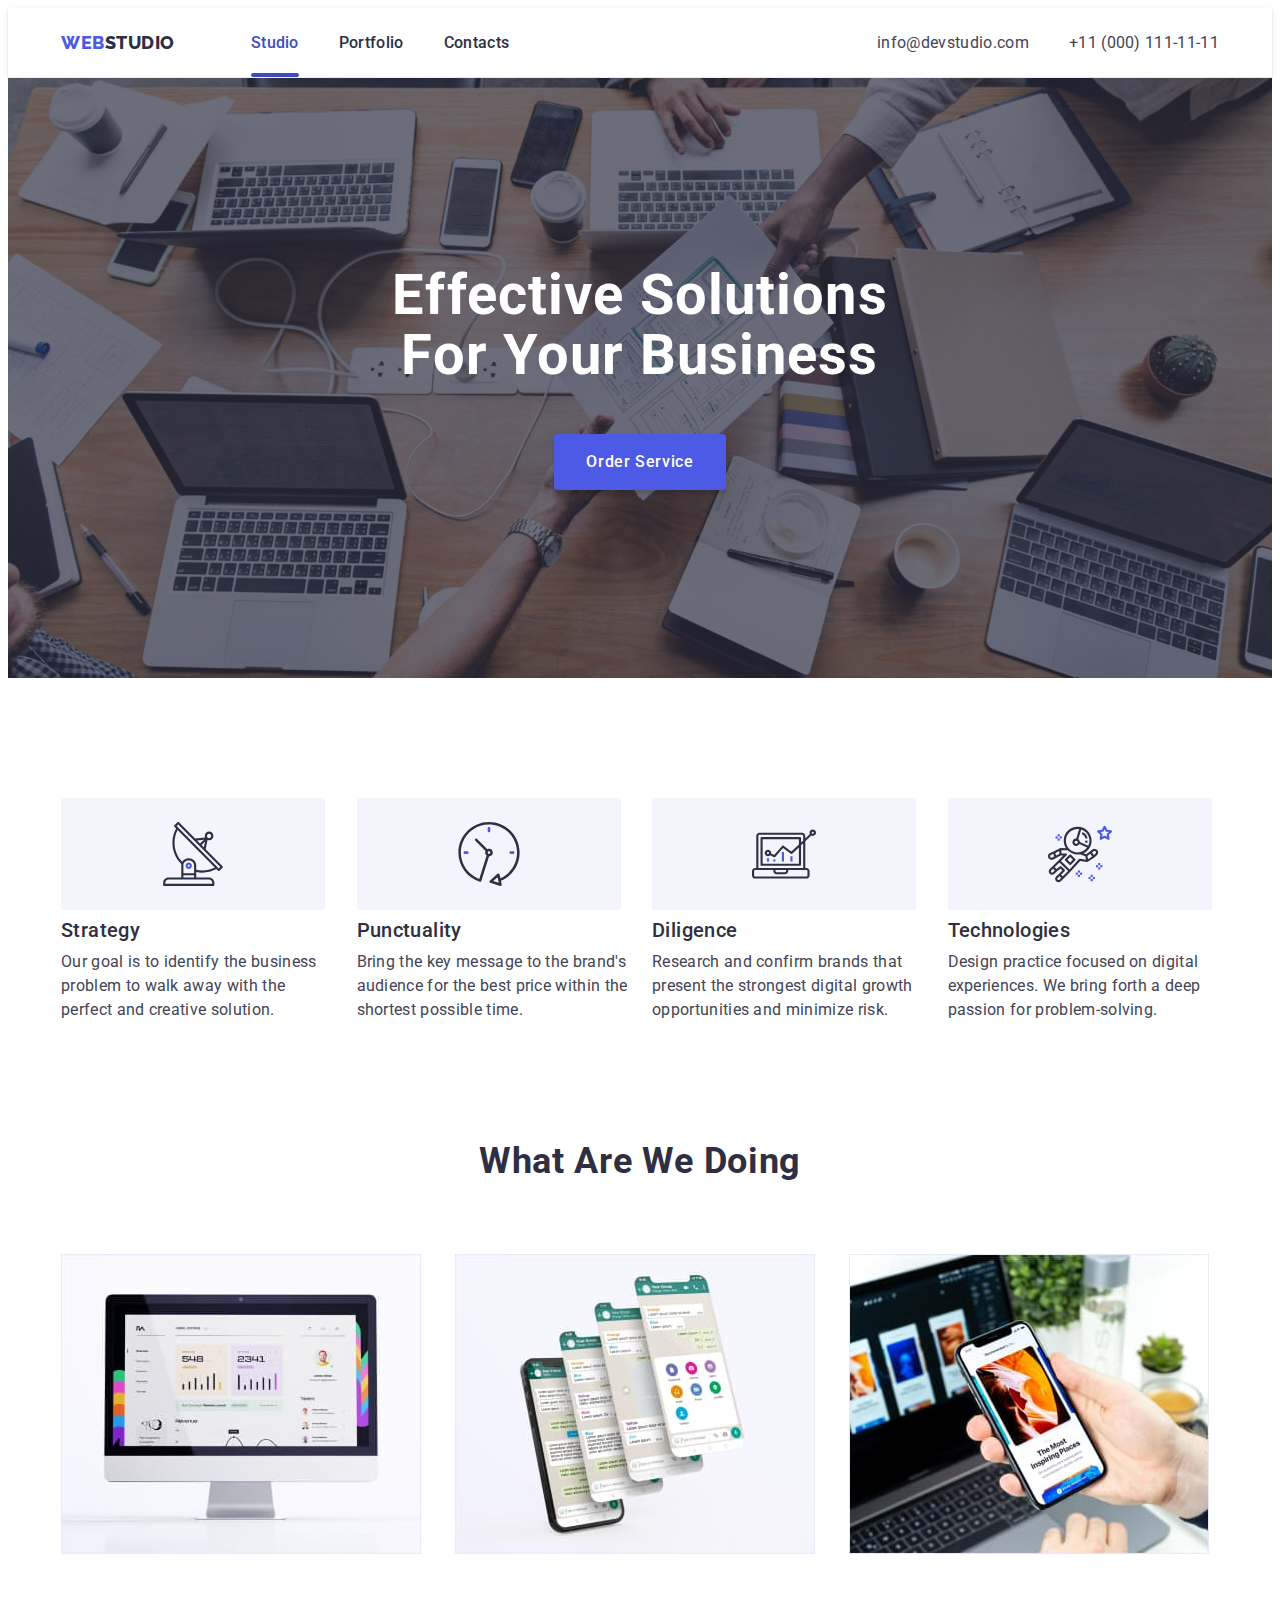
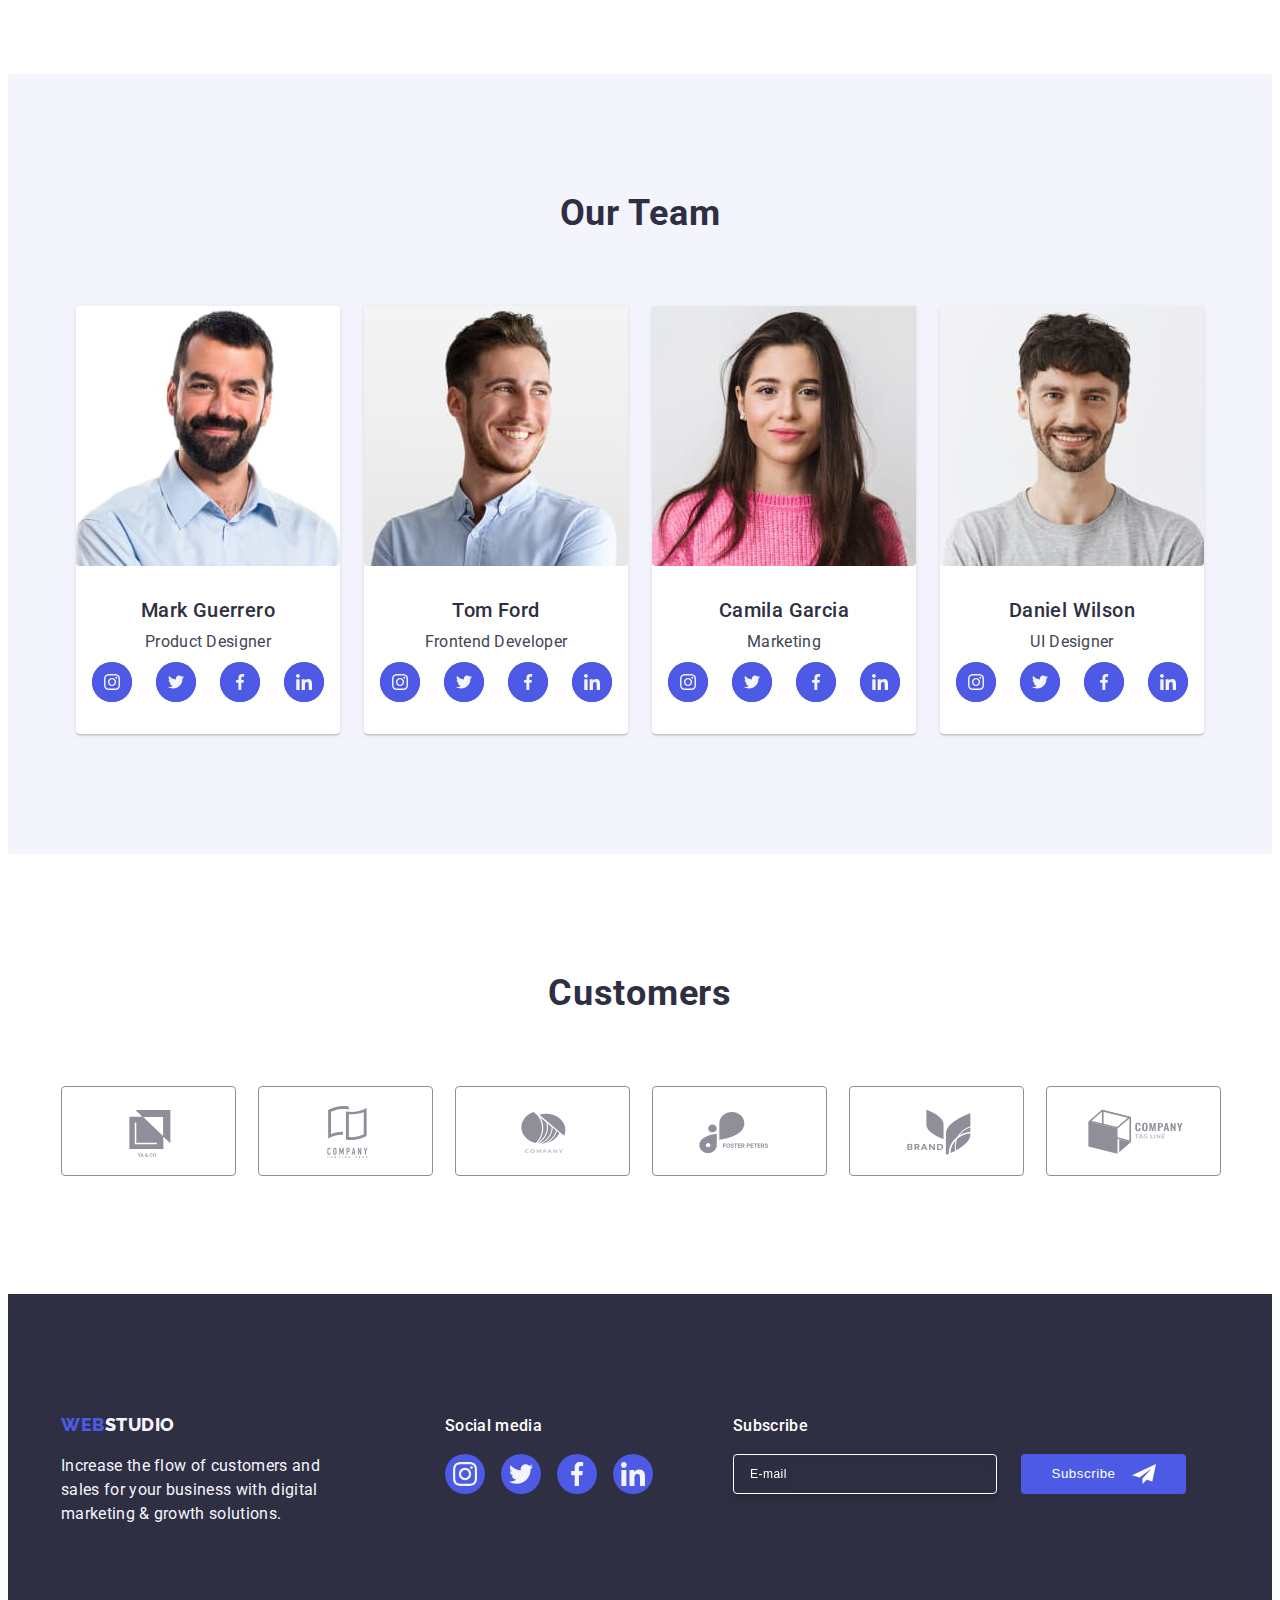
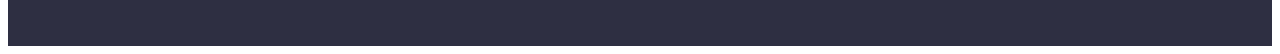
<file: index.html>
<!DOCTYPE <html>
<html lang="en">
<head>
    <meta charset="utf-8">
    <meta name="viewport" content="width=device-width, initial-scale=1.0">
    <title>WebStudio</title>
    <link rel="stylesheet" href="https://cdnjs.cloudflare.com/ajax/libs/modern-normalize/2.0.0/modern-normalize.min.css" integrity="sha512-4xo8blKMVCiXpTaLzQSLSw3KFOVPWhm/TRtuPVc4WG6kUgjH6J03IBuG7JZPkcWMxJ5huwaBpOpnwYElP/m6wg==" crossorigin="anonymous" referrerpolicy="no-referrer">
    <link rel="stylesheet" href="https://fonts.googleapis.com/css2?family=Roboto:wght@400;500;700;900&display=swap">
    <link rel="stylesheet" href="https://fonts.googleapis.com/css2?family=Raleway:wght@800&display=swap">
    <link rel="stylesheet" href="./css/styles.css">
    <link rel="stylesheet" href="./css/media.css">
</head>

        <body>
            <header class="header">
                <div class="container header-container">
                <nav class="header-navigation">
                    <a class="header-logo link" href="./index.html">Web<span class="header-logo-color link">Studio</span>  
                    </a>
        
                    <ul class="header-menu-list list">
                        <li class="header-menu-item">
                            <a class="header-menu-link current link" href="./index.html">Studio</a></li>
                        <li class="header-menu-item">
                            <a class="header-menu-link link" href="./portfolio.html">Portfolio</a></li>
                        <li class="header-menu-item">
                            <a class="header-menu-link link" href="">Contacts</a></li>
                    </ul>
                </nav>

    <address class="header-address-contact">
        <ul class="header-address-list list">
            <li class="header-address-item"><a class="header-address-link link" href="mailto:info@devstudio.com">info@devstudio.com</a></li>
            <li class="header-address-item"><a class="header-address-link link" href="tel:+110001111111">+11 (000) 111-11-11</a></li>
        </ul>
    </address>

    <button type="button"  
    class="menu-toggle js-open-menu"
    aria-expanded="false"
    aria-controls="mobile-menu">
        <svg class="burger-menu-icon" width="32" height="22">
            <use href="./images/icons.svg#icon-charm_menu-hamburger-1"></use>
        </svg>
    </button>
    </div>
    <div class="menu-container js-menu-container" id="mobile-menu">
        <div>
            <button type="button" class="js-close-menu modal-close-btn close-btn-bg">
                <svg class="close-btn-icon" width="8" height="8">
                    <use href="./images/icons.svg#icon-close-btn"></use>
                </svg>
            </button>
        <nav class="mob-navigation">
            <ul class="mob-menu-list list">
                <li class="mob-menu-item">
                    <a class="mob-menu-link link current-1" href="./index.html">Studio</a></li>
                <li class="mob-menu-item">
                    <a class="mob-menu-link link" href="./portfolio.html">Portfolio</a></li>
                <li class="mob-menu-item">
                    <a class="mob-menu-link link" href="">Contacts</a></li>
            </ul>
        </nav>
    </div>

        <div class="mob-address">
        <address class="mob-address-contact">
            <ul class="mob-address-list list">
                <li class="mob-address-item number-item"><a class="mob-address-link link number" href="tel:+110001111111">+11 (000) 111-11-11</a></li>
                <li class="mob-address-item"><a class="mob-address-link link email" href="mailto:info@devstudio.com">info@devstudio.com</a></li>
            </ul>
        </address>
        <ul class="mob-socials-list list">
            <li class="mob-socials-item">
                <a
                    class="mob-socials-link link"
                    href=""
                    target="_blank"
                    rel="noopener noreferrer"
                >
                    <svg class="mob-socials-icon" width="24" height="24">
                        <use href="./images/icons.svg#icon-instagram"></use>
                    </svg>
                </a>  
            </li>
            <li class="mob-socials-item">
                <a
                    class="mob-socials-link link"
                    href=""
                    target="_blank"
                    rel="noopener noreferrer"
                >
                    <svg class="mob-socials-icon" width="24" height="24">
                        <use href="./images/icons.svg#icon-twitter"></use>
                    </svg>
                </a>  
            </li>
            <li class="mob-socials-item">
                <a
                    class="mob-socials-link link"
                    href=""
                    target="_blank"
                    rel="noopener noreferrer"
                >
                    <svg class="mob-socials-icon" width="24" height="24">
                        <use href="./images/icons.svg#icon-facebook"></use>
                    </svg>
                </a>  
            </li>
            <li class="mob-socials-item">
                <a
                    class="mob-socials-link link"
                    href=""
                    target="_blank"
                    rel="noopener noreferrer"
                >
                    <svg class="mob-socials-icon" width="24" height="24">
                        <use href="./images/icons.svg#icon-linkedin"></use>
                    </svg>
                </a>  
            </li>
        </ul>
    </div>
    </div>
    </header>

        <main>
            <section class="hero">
                <div class="container">
                <h1 class="hero-title">Effective Solutions
                    For Your Business</h1>
                <button class="hero-btn" data-modal-open type="button" >Order Service</button>
            </div>
            </section>

            <section class="advantages">
                <div class="container">
                <h2 class="visually-hidden">Advantages</h2>
                <ul class="advantages-list list">
                    <li class="advantages-item">
                        <div class="advantages-item-top">
                            <svg class="advantages-item-icon" width="64" height="64">
                                <use href="./images/icons.svg#icon-antenna"></use>
                            </svg>
                        </div>
                        <h3 class="advantages-subtitle">Strategy</h3>
                        <p class="advantages-text">Our goal is to identify the business
                        problem to walk away with the perfect and creative solution.</p>
                    </li>
                    <li class="advantages-item">
                        <div class="advantages-item-top">
                            <svg class="advantages-item-icon" width="64" height="64">
                                <use href="./images/icons.svg#icon-clock"></use>
                            </svg>
                        </div>
                        <h3 class="advantages-subtitle">Punctuality</h3>
                        <p class="advantages-text">Bring the key message to the brand's audience for the best price within the shortest possible time.</p>
                    </li>
                    <li class="advantages-item">
                        <div class="advantages-item-top">
                            <svg class="advantages-item-icon" width="64" height="64">
                                <use href="./images/icons.svg#icon-diagram"></use>
                            </svg>
                        </div>
                        <h3 class="advantages-subtitle">Diligence</h3>
                        <p class="advantages-text">Research and confirm brands that present the strongest digital growth opportunities and minimize risk.</p>
                    </li>
                    <li class="advantages-item">
                        <div class="advantages-item-top">
                            <svg class="advantages-item-icon" width="64" height="64">
                                <use href="./images/icons.svg#icon-astronaut"></use>
                            </svg>
                        </div>
                        <h3 class="advantages-subtitle">Technologies</h3>
                        <p class="advantages-text">Design practice focused on digital experiences. We bring forth a deep passion for problem-solving.</p>
                    </li>
                </ul>
            </div>
            </section>

            <section class="description">
                <div class="container">
                <h2 class="description-subtitle">What are we doing</h2>
                <ul class="description-list list">
                    <li class="description-item"><img class="description-img" src="./images/img-1-device.jpg" width="360" height="300" alt="picture-of-computer"></li>
                    <li class="description-item"><img class="description-img" src="./images/img-2-device.jpg" width="360" height="300"  alt="picture-of-screen-messenger"></li>
                    <li class="description-item"><img class="description-img" src="./images/img-3-device.jpg" width="360" height="300"  alt="picture-of-phone"></li>
                </ul>
            </div>
            </section>

            <section class="team">
                <div class="container">
                    <h2 class="team-title">Our Team</h2>
                    <ul class="team-list list">
                        <li class="team-item">
                            <img 
                            srcset="
                            ./images/img-team-1.jpg  1x,
                            ./images/img-team-1-2x.jpg  2x"
                            class="team-img" src="./images/img-team-1.jpg" width="264" height="260" alt="picture-of-Product-Designer">
                            <div class="team-worker">  
                                <h3 class="team-subtitle">Mark Guerrero</h3>
                                <p class="team-text">Product Designer</p>
                                <ul class="team-socials-list list">
                                    <li class="team-socials-item">
                                        <a
                                            class="team-socials-link link"
                                            href=""
                                            target="_blank"
                                            rel="noopener noreferrer"
                                        >
                                            <svg class="team-socials-icon" width="16" height="16">
                                                <use href="./images/icons.svg#icon-instagram"></use>
                                            </svg>
                                        </a>  
                                    </li>
                                    <li class="team-socials-item">
                                        <a
                                            class="team-socials-link link"
                                            href=""
                                            target="_blank"
                                            rel="noopener noreferrer"
                                        >
                                            <svg class="team-socials-icon" width="16" height="16">
                                                <use href="./images/icons.svg#icon-twitter"></use>
                                            </svg>
                                        </a>  
                                    </li>
                                    <li class="team-socials-item">
                                        <a
                                            class="team-socials-link link"
                                            href=""
                                            target="_blank"
                                            rel="noopener noreferrer"
                                        >
                                            <svg class="team-socials-icon" width="16" height="16">
                                                <use href="./images/icons.svg#icon-facebook"></use>
                                            </svg>
                                        </a>  
                                    </li>
                                    <li class="team-socials-item">
                                        <a
                                            class="team-socials-link link"
                                            href=""
                                            target="_blank"
                                            rel="noopener noreferrer"
                                        >
                                            <svg class="team-socials-icon" width="16" height="16">
                                                <use href="./images/icons.svg#icon-linkedin"></use>
                                            </svg>
                                        </a>  
                                    </li>
                                </ul>
                            </div>
                        </li>
                    <li class="team-item">
                        <img 
                        srcset="
                            ./images/img-team-2.jpg  1x,
                            ./images/img-team-2-2x.jpg  2x"
                        class="team-img" src="./images/img-team-2.jpg" width="264" height="260" alt="picture-of-Frontend-Developer">
                        <div class="team-worker">     
                        <h3 class="team-subtitle">Tom Ford</h3>
                            <p class="team-text">Frontend Developer</p>
                                <ul class="team-socials-list list">
                                    <li class="team-socials-item">
                                        <a
                                        class="team-socials-link link"
                                        href=""
                                        target="_blank"
                                        rel="noopener noreferrer"
                                        >
                                        <svg class="team-socials-icon" width="16" height="16">
                                            <use href="./images/icons.svg#icon-instagram"></use>
                                        </svg>
                                    </a>  
                                    </li>
                                    <li class="team-socials-item">
                                        <a
                                        class="team-socials-link link"
                                        href=""
                                        target="_blank"
                                        rel="noopener noreferrer"
                                        >
                                        <svg class="team-socials-icon" width="16" height="16">
                                            <use href="./images/icons.svg#icon-twitter"></use>
                                        </svg>
                                    </a>  
                                    </li>
                                    <li class="team-socials-item">
                                        <a
                                        class="team-socials-link link"
                                        href=""
                                        target="_blank"
                                        rel="noopener noreferrer"
                                        >
                                        <svg class="team-socials-icon" width="16" height="16">
                                            <use href="./images/icons.svg#icon-facebook"></use>
                                        </svg>
                                    </a>  
                                    </li>
                                    <li class="team-socials-item">
                                        <a
                                        class="team-socials-link link"
                                        href=""
                                        target="_blank"
                                        rel="noopener noreferrer"
                                        >
                                        <svg class="team-socials-icon" width="16" height="16">
                                            <use href="./images/icons.svg#icon-linkedin"></use>
                                        </svg>
                                    </a>  
                                </li>
                            </ul>
                        </div>
                    </li>
                    <li class="team-item">
                        <img 
                        srcset="
                            ./images/img-team-3.jpg  1x,
                            ./images/img-team-3-2x.jpg  2x"
                        class="team-img" src="./images/img-team-3.jpg" width="264" height="260" alt="picture-of-Marketing">
                        <div class="team-worker">    
                        <h3 class="team-subtitle">Camila Garcia</h3>
                            <p class="team-text">Marketing</p>
                            <ul class="team-socials-list list">
                                <li class="team-socials-item">
                                    <a
                                    class="team-socials-link link"
                                    href=""
                                    target="_blank"
                                    rel="noopener noreferrer"
                                    >
                                    <svg class="team-socials-icon" width="16" height="16">
                                        <use href="./images/icons.svg#icon-instagram"></use>
                                    </svg>
                                </a>  
                                </li>
                                <li class="team-socials-item">
                                    <a
                                    class="team-socials-link link"
                                    href=""
                                    target="_blank"
                                    rel="noopener noreferrer"
                                    >
                                    <svg class="team-socials-icon" width="16" height="16">
                                        <use href="./images/icons.svg#icon-twitter"></use>
                                    </svg>
                                </a>  
                                </li>
                                <li class="team-socials-item">
                                    <a
                                    class="team-socials-link link"
                                    href=""
                                    target="_blank"
                                    rel="noopener noreferrer"
                                    >
                                    <svg class="team-socials-icon" width="16" height="16">
                                        <use href="./images/icons.svg#icon-facebook"></use>
                                    </svg>
                                </a>  
                                </li>
                                <li class="team-socials-item">
                                    <a
                                    class="team-socials-link link"
                                    href=""
                                    target="_blank"
                                    rel="noopener noreferrer"
                                    >
                                    <svg class="team-socials-icon" width="16" height="16">
                                        <use href="./images/icons.svg#icon-linkedin"></use>
                                    </svg>
                                </a>  
                            </li>
                        </ul>
                    </div>
                </li>
                    <li class="team-item">
                        <img 
                        srcset="
                            ./images/img-team-4.jpg  1x,
                            ./images/img-team-4-2x.jpg  2x"
                        class="team-img" src="./images/img-team-4.jpg" width="264" height="260" alt="picture-of-UI-Designer">
                        <div class="team-worker">     
                        <h3 class="team-subtitle">Daniel Wilson</h3>
                            <p class="team-text">UI Designer</p>
                            <ul class="team-socials-list list">
                                <li class="team-socials-item">
                                    <a
                                    class="team-socials-link link"
                                    href=""
                                    target="_blank"
                                    rel="noopener noreferrer"
                                    >
                                    <svg class="team-socials-icon" width="16" height="16">
                                        <use href="./images/icons.svg#icon-instagram"></use>
                                    </svg>
                                </a>  
                                </li>
                                <li class="team-socials-item">
                                    <a
                                    class="team-socials-link link"
                                    href=""
                                    target="_blank"
                                    rel="noopener noreferrer"
                                    >
                                    <svg class="team-socials-icon" width="16" height="16">
                                        <use href="./images/icons.svg#icon-twitter"></use>
                                    </svg>
                                </a>  
                                </li>
                                <li class="team-socials-item">
                                    <a
                                    class="team-socials-link link"
                                    href=""
                                    target="_blank"
                                    rel="noopener noreferrer"
                                    >
                                    <svg class="team-socials-icon" width="16" height="16">
                                        <use href="./images/icons.svg#icon-facebook"></use>
                                    </svg>
                                </a>  
                                </li>
                                <li class="team-socials-item">
                                    <a
                                    class="team-socials-link link"
                                    href=""
                                    target="_blank"
                                    rel="noopener noreferrer"
                                    >
                                    <svg class="team-socials-icon" width="16" height="16">
                                        <use href="./images/icons.svg#icon-linkedin"></use>
                                    </svg>
                                </a>  
                            </li>
                        </ul>
                    </div>
                </li>
                </ul>
            </div>
            </section>

            <section class="customers">
                <div class="container customers-container">
                    <h2 class="customers-title">Customers</h2>
                    <ul class="customers-list list">
                        <li class="customers-item">
                            <a class="customers-link" href="" target="_blank">
                                <svg class="customers-item-icon" width="104" height="56">
                                    <use href="./images/icons.svg#icon-logo-1"></use>
                                </svg> 
                            </a>
                        </li>
                        <li class="customers-item">
                            <a class="customers-link" href="" target="_blank">
                                <svg class="customers-item-icon" width="104" height="56">
                                    <use href="./images/icons.svg#icon-logo-2"></use>
                                </svg> 
                            </a>
                        </li>
                        <li class="customers-item">
                            <a class="customers-link" href="" target="_blank">
                                <svg class="customers-item-icon" width="104" height="56">
                                    <use href="./images/icons.svg#icon-logo-3"></use>
                                </svg>
                            </a>
                        </li>
                        <li class="customers-item">
                            <a class="customers-link" href="" target="_blank">
                                <svg class="customers-item-icon" width="104" height="56">
                                    <use href="./images/icons.svg#icon-logo-4"></use>
                                </svg>
                            </a>
                        </li>
                        <li class="customers-item">
                            <a class="customers-link" href="" target="_blank">
                                <svg class="customers-item-icon" width="104" height="56">
                                    <use href="./images/icons.svg#icon-logo-5"></use>
                                </svg>
                            </a>
                        </li>
                        <li class="customers-item">
                            <a class="customers-link" href="" target="_blank"> 
                                <svg class="customers-item-icon" width="104" height="56">
                                    <use href="./images/icons.svg#icon-logo-6"></use>
                                </svg> 
                            </a>
                        </li>
                        </ul>
                </div>
            </section>
        </main>

    <footer class="footer-item">
        <div class="footer-container container">
            <div class="container-footer-logo">
            <a href="./index.html" class="logo-link link">Web<span class="footer-logo">Studio</span></a>
            <p class="footer-text">Increase the flow of customers and sales for your business with digital marketing & growth solutions.</p>
        </div>

            <div class="footer-socials">
            <p class="footer-socials-title">Social media</p>
            <ul class="footer-socials-list list">
                <li class="footer-socials-item">
                    <a
                    class="footer-socials-link link"
                    href=""
                    target="_blank"
                    rel="noopener noreferrer"
                    >
                    <svg class="footer-socials-icon" width="40" height="40">
                        <use href="./images/icons.svg#icon-instagram"></use>
                    </svg>
                </a>
                </li>
                <li class="footer-socials-item">
                    <a
                    class="footer-socials-link link"
                    href=""
                    target="_blank"
                    rel="noopener noreferrer"
                    >
                    <svg class="footer-socials-icon" width="40" height="40">
                        <use href="./images/icons.svg#icon-twitter"></use>
                    </svg>
                </a>
                </li>
                <li class="footer-socials-item">
                    <a
                    class="footer-socials-link link"
                    href=""
                    target="_blank"
                    rel="noopener noreferrer"
                    >
                    <svg class="footer-socials-icon" width="40" height="40">
                        <use href="./images/icons.svg#icon-facebook"></use> 
                    </svg>
                </a>
                </li>
                <li class="footer-socials-item">
                    <a
                    class="footer-socials-link link"
                    href=""
                    target="_blank"
                    rel="noopener noreferrer"
                    >
                    <svg class="footer-socials-icon" width="40" height="40">
                        <use href="./images/icons.svg#icon-linkedin"></use>
                    </svg>
                </a>
                </li>
            </ul>
            </div>
            <div class="footer-contact">
                <p class="footer-contact-text">Subscribe</p>
            <form class="footer-form">
                <label aria-label="footer email input" class="footer-input-label">
                    <input type="email" name="footer-mail" class="footer-input" placeholder="E-mail">
                </label>
                <button class="footer-submit-btn" type="submit">Subscribe
                    <svg class="footer-icon-submit" width="24" height="24">
                        <use href="./images/icons.svg#icon-send"></use>
                    </svg>
                </button>
            </form>
        </div>
        </div>
    </footer>
    <div class="backdrop is-hidden" data-modal>
        <div class="modal">
            <button type="button" class="modal-close-btn" data-modal-close>
                <svg class="close-btn-icon" width="8" height="8">
                    <use href="./images/icons.svg#icon-close-btn"></use>
                </svg>
            </button>
            <p class="modal-title">Leave your contacts and we will call you back</p>
            <form class="modal-form">
                <div class="modal-field">
                <label for="user-name" class="modal-label">Name</label>
                <div class="modal-input-wrap">
                <input type="text" class="modal-input" name="user-name" id="user-name" required>
                <svg class="modal-icon" width="18" height="18">
                    <use href="./images/icons.svg#icon-person"></use>
                </svg>
                </div>
                </div>

                <div class="modal-field">
                <label for="user-tel" class="modal-label">Phone</label>
                <div class="modal-input-wrap">
                <input type="tel" class="modal-input" name="user-tel" id="user-tel" required>
                <svg class="modal-icon" width="18" height="24">
                    <use href="./images/icons.svg#icon-phone"></use>
                </svg>
                </div>
                </div>

                <div class="modal-field">
                <label for="user-email" class="modal-label">Email</label>
                <div class="modal-input-wrap">
                <input type="email" class="modal-input" name="user-email" id="user-email" required>
                <svg class="modal-icon" width="18" height="24">
                    <use href="./images/icons.svg#icon-email"></use>
                </svg>
                </div>
                </div>

                <div class="modal-field-comment">
                    <label for="user-comment" class="modal-label">Comment</label>
                    <textarea name="user-comment" id="user-comment" class="modal-comment" placeholder="Text input"></textarea>
                </div>
                
                <div class="modal-field-checkbox">
                    <input type="checkbox" id="user-privacy" name="user-privacy" value="true" class="modal-check visually-hidden">
                    <label for="user-privacy" class="modal-check-text">
                    <span class="modal-field-span">
                        <svg class="check-icon" width="10" height="8">
                            <use href="./images/icons.svg#icon-true"></use>
                        </svg>  
                    </span>
                    I accept the terms and conditions of the 
                    <a href="" class="modal-check-link">Privacy Policy</a></label>
                </div>
                <button class="send-modal-btn" type="submit">Send</button>
            </form>
        </div>
    </div> 
    <script src="./js/modal.js"></script>
    <script src="./js/mobile-menu.js"></script>
</body>
</html>
</file>
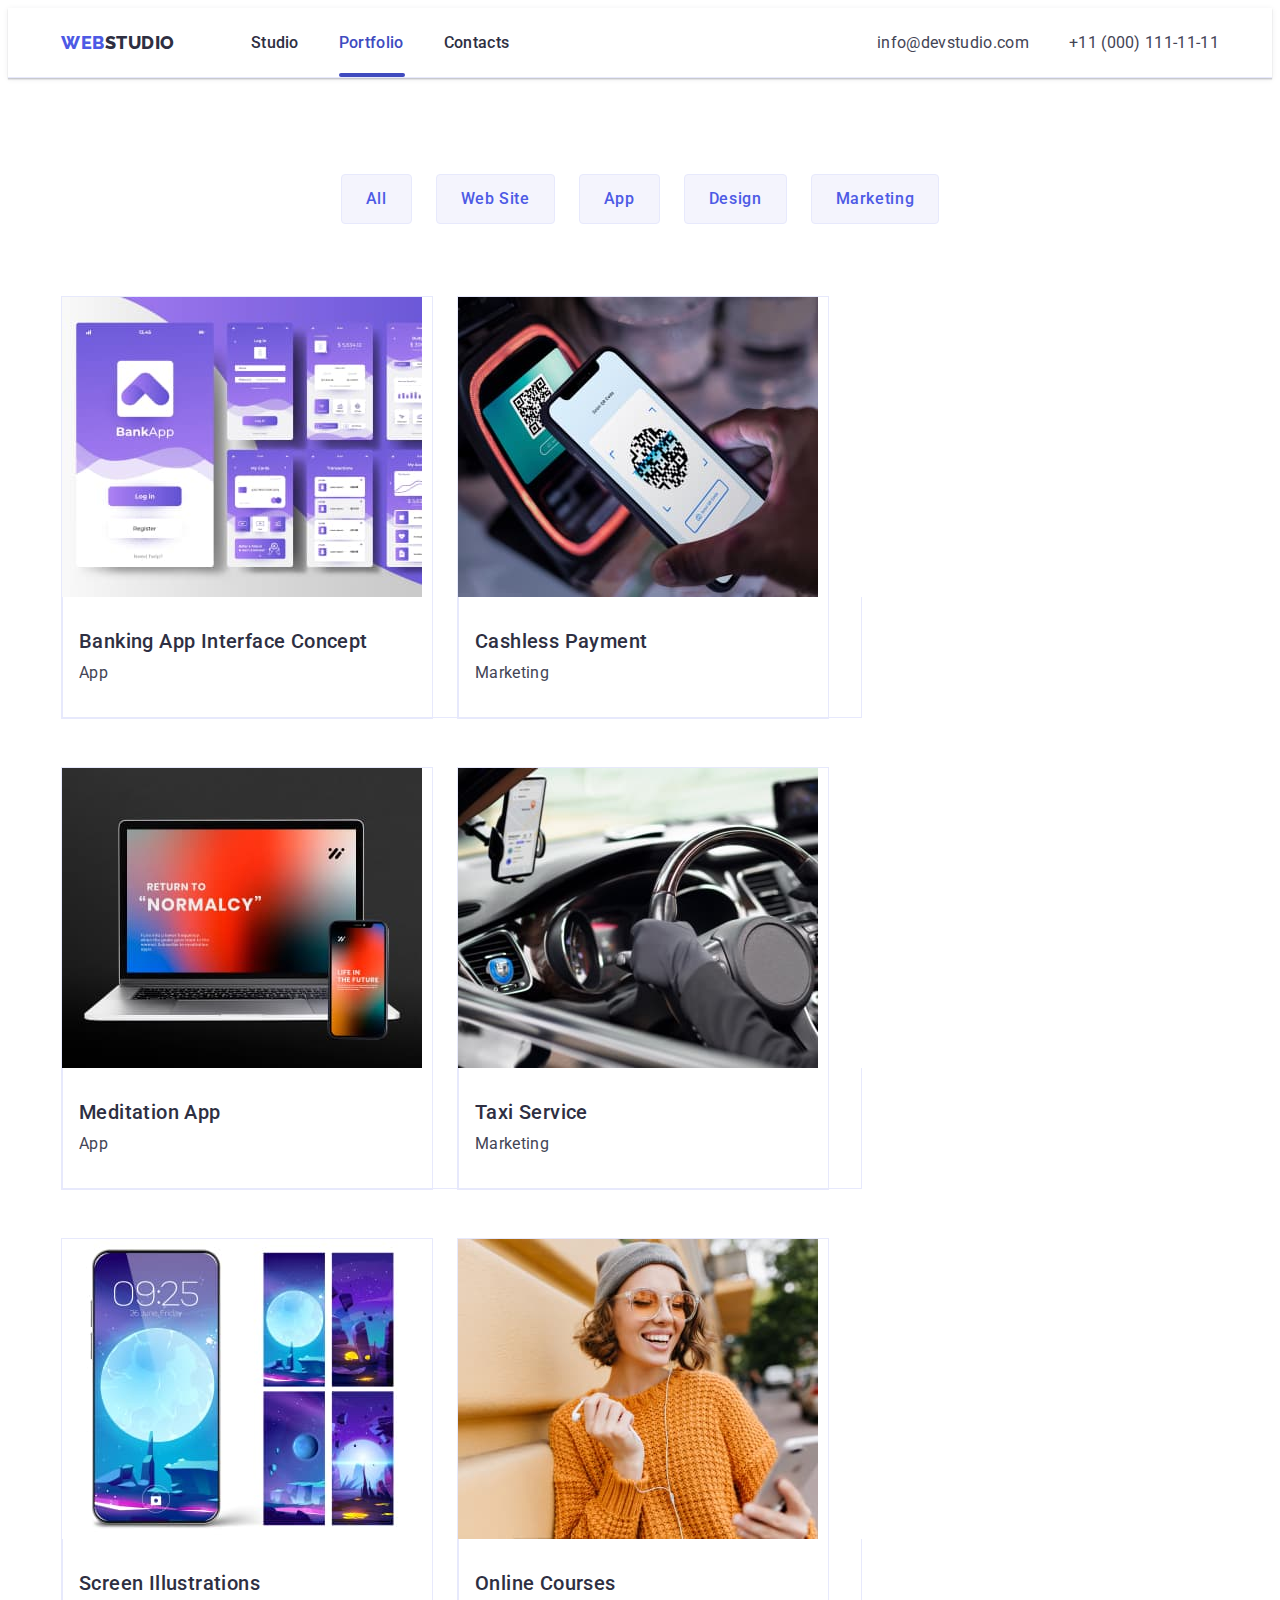
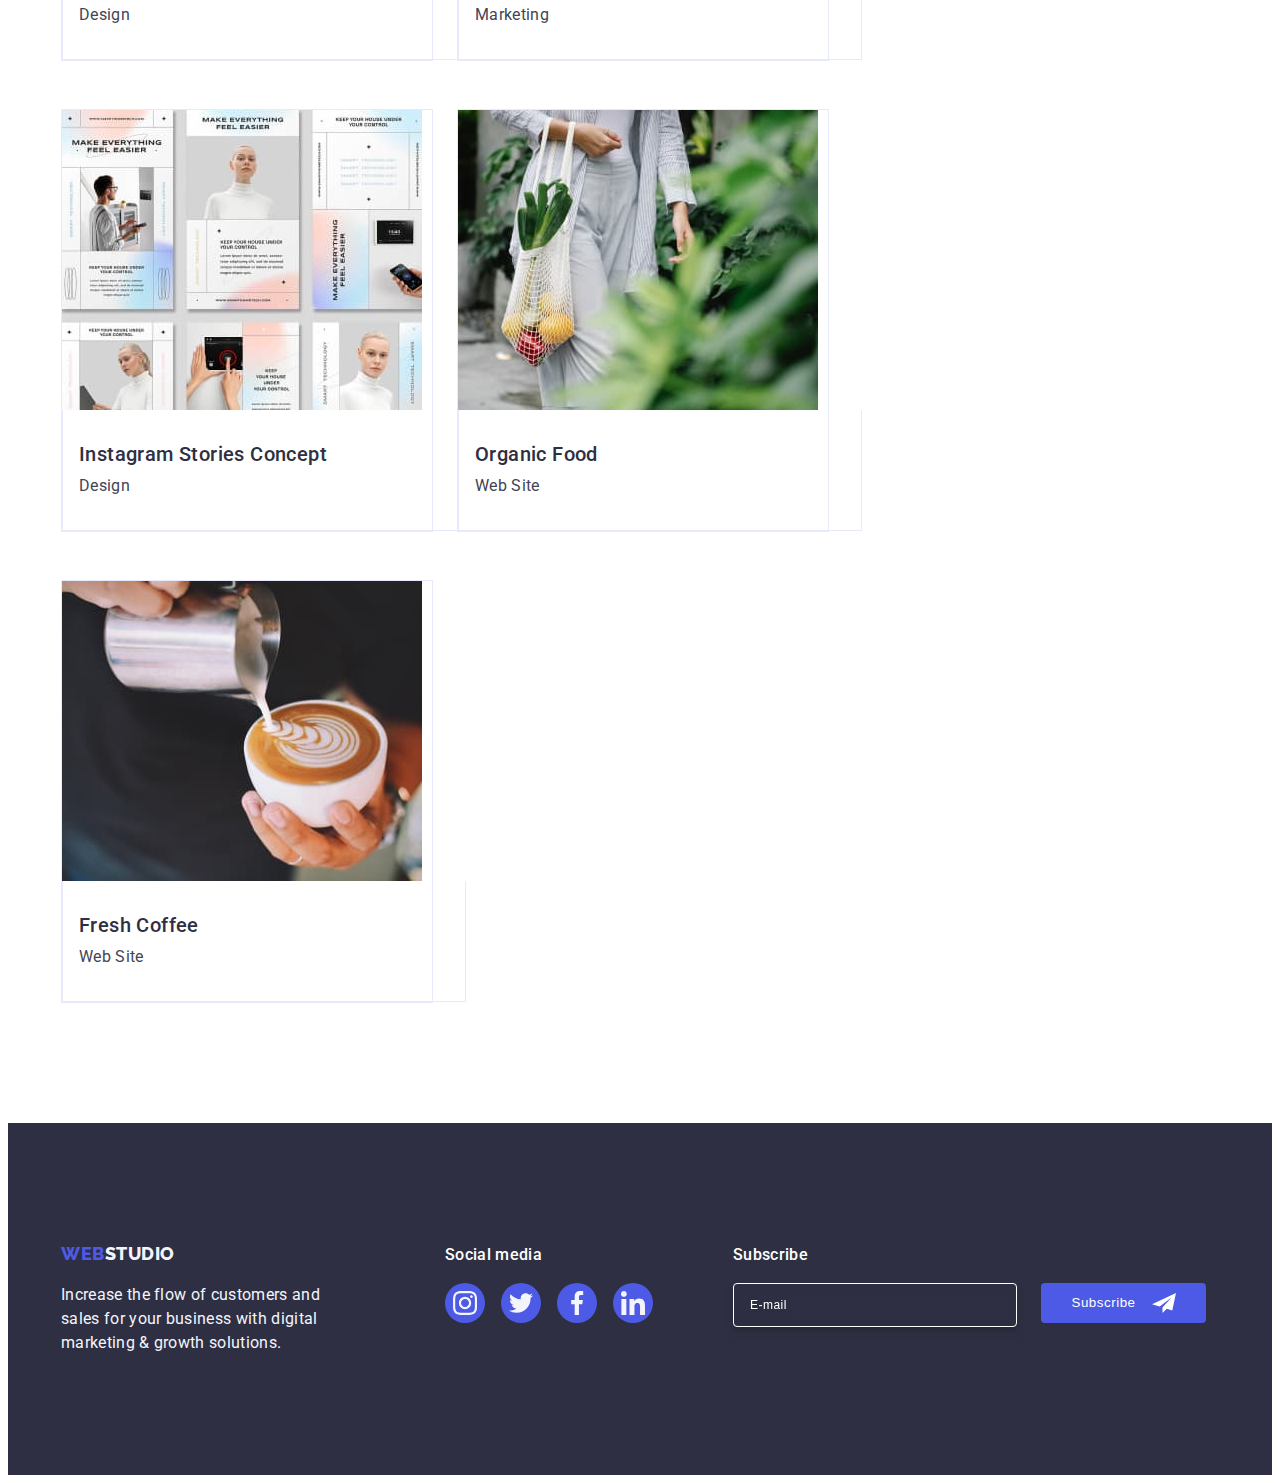
<file: portfolio.html>
<!DOCTYPE html>
<html lang="en">
<head>
    <meta charset="utf-8">
    <meta name="viewport" content="width=device-width, initial-scale=1.0">
    <title>WebStudio</title>
    <link rel="stylesheet" href="https://cdnjs.cloudflare.com/ajax/libs/modern-normalize/2.0.0/modern-normalize.min.css" integrity="sha512-4xo8blKMVCiXpTaLzQSLSw3KFOVPWhm/TRtuPVc4WG6kUgjH6J03IBuG7JZPkcWMxJ5huwaBpOpnwYElP/m6wg==" crossorigin="anonymous" referrerpolicy="no-referrer">
    <link rel="stylesheet" href="https://fonts.googleapis.com/css2?family=Roboto:wght@400;500;700;900&display=swap">
    <link rel="stylesheet" href="https://fonts.googleapis.com/css2?family=Raleway:wght@800&display=swap">
    <link rel="stylesheet" href="./css/styles.css">
    <link rel="stylesheet" href="./css/media.css">
</head>
        <body class="portfolio-bg">
            <header class="header">
                <div class="container header-container">
                <nav class="header-navigation">
                    <a class="header-logo link" href="./index.html">Web<span class="header-logo-color link">Studio</span></a>
        
                    <ul class="header-menu-list list">
                        <li class="header-menu-item">
                            <a class="header-menu-link link" href="./index.html">Studio</a></li>
                        <li class="header-menu-item">
                            <a class="header-menu-link current current-portfolio link" href="./portfolio.html">Portfolio</a></li>
                        <li class="header-menu-item">
                            <a class="header-menu-link link" href="">Contacts</a></li>
                    </ul>
        </nav>
        <address class="header-address-contact">
            <ul class="header-address-list list">
                <li class="header-address-item"><a class="header-address-link link" href="mailto:info@devstudio.com">info@devstudio.com</a></li>
                <li class="header-address-item"><a class="header-address-link link" href="tel:+110001111111">+11 (000) 111-11-11</a></li>
            </ul>
        </address>
    </div>
    </header>

        <main>
            <section class="portfolio-category">
                <div class="container">
                <h1 class="visually-hidden">Portfolio Category</h1>
            <ul class="portfolio-category-list list">
                <li class="portfolio-category-item"><button type="button" class="portfolio-category-btn">All</button></li>
                <li class="portfolio-category-item"><button type="button" class="portfolio-category-btn">Web Site</button></li>
                <li class="portfolio-category-item"><button type="button" class="portfolio-category-btn">App</button></li>
                <li class="portfolio-category-item"><button type="button" class="portfolio-category-btn">Design</button></li>
                <li class="portfolio-category-item"><button type="button" class="portfolio-category-btn">Marketing</button></li>
            </ul>
            
            <ul class="tabs-list list">
                <li class="tabs-item">
                    <a class="tabs-link link" href="">
                        <div class="tabs-cover-wrap">
                        <img class="tabs-img" 
                        src="./images/img-1-portfolio.jpg" 
                        width="360" 
                        height="300" 
                        alt="picture-of-banking-app-interface">
                        <p class="tabs-cover-text">14 Stylish and User-Friendly App Design Concepts · Task Manager App · Calorie Tracker App · Exotic Fruit Ecommerce App · Cloud Storage App</p>
                        </div>
                        <div class="container tabs-content">
                        <h2 class="tabs-title">Banking App Interface Concept</h2>
                        <p class="tabs-text">App</p></div></a>
                    </li>
                <li class="tabs-item">
                    <a class="tabs-link link" href="">
                        <div class="tabs-cover-wrap">
                        <img class="tabs-img" 
                        src="./images/img-2-portfolio.jpg" 
                        width="360" 
                        height="300" 
                        alt="picture-of-cashless-payment">
                        <p class="tabs-cover-text">14 Stylish and User-Friendly App Design Concepts · Task Manager App · Calorie Tracker App · Exotic Fruit Ecommerce App · Cloud Storage App</p>
                        </div>
                        <div class="container tabs-content">
                        <h2 class="tabs-title">Cashless Payment</h2>
                        <p class="tabs-text">Marketing</p></div></a>
                    </li>
                    <li class="tabs-item">
                    <a class="tabs-link link" href="">
                        <div class="tabs-cover-wrap">
                        <img class="tabs-img" 
                        src="./images/img-3-portfolio.jpg" 
                        width="360" 
                        height="300" 
                        alt="picture-of-meditation-app">
                        <p class="tabs-cover-text">14 Stylish and User-Friendly App Design Concepts · Task Manager App · Calorie Tracker App · Exotic Fruit Ecommerce App · Cloud Storage App</p>
                    </div>
                    <div class="container tabs-content">
                        <h2 class="tabs-title">Meditation App</h2>
                        <p class="tabs-text">App</p></div></a>
                    </li>
                <li class="tabs-item">
                    <a class="tabs-link link" href="">
                        <div class="tabs-cover-wrap">
                        <img class="tabs-img" 
                        src="./images/img-4-portfolio.jpg" 
                        width="360" 
                        height="300" 
                        alt="picture-of-taxi-service">
                        <p class="tabs-cover-text">14 Stylish and User-Friendly App Design Concepts · Task Manager App · Calorie Tracker App · Exotic Fruit Ecommerce App · Cloud Storage App</p>
                        </div>
                        <div class="container tabs-content">
                        <h2 class="tabs-title">Taxi Service</h2>
                        <p class="tabs-text">Marketing</p></div></a> 
                    </li>
                <li class="tabs-item">
                    <a class="tabs-link link" href="">
                        <div class="tabs-cover-wrap">
                        <img class="tabs-img" 
                        src="./images/img-5-portfolio.jpg" 
                        width="360" 
                        height="300" 
                        alt="picture-of-screen-illustration">
                        <p class="tabs-cover-text">14 Stylish and User-Friendly App Design Concepts · Task Manager App · Calorie Tracker App · Exotic Fruit Ecommerce App · Cloud Storage App</p>
                        </div>
                        <div class="container tabs-content">
                        <h2 class="tabs-title">Screen Illustrations</h2>
                        <p class="tabs-text">Design</p></div></a>
                    </li>
                <li class="tabs-item">
                    <a class="tabs-link link" href="">
                        <div class="tabs-cover-wrap">
                        <img class="tabs-img" 
                        src="./images/img-6-portfolio.jpg" 
                        width="360" 
                        height="300" 
                        alt="picture-of-online-courses">
                        <p class="tabs-cover-text">14 Stylish and User-Friendly App Design Concepts · Task Manager App · Calorie Tracker App · Exotic Fruit Ecommerce App · Cloud Storage App</p>
                        </div>
                        <div class="container tabs-content">
                        <h2 class="tabs-title">Online Courses</h2>
                        <p class="tabs-text">Marketing</p></div></a>
                    </li>
                <li class="tabs-item">
                    <a class="tabs-link link" href="">
                        <div class="tabs-cover-wrap">
                        <img class="tabs-img" 
                        src="./images/img-7-portfolio.jpg" 
                        width="360" 
                        height="300" 
                        alt="picture-of-instagram-stories-concept">
                        <p class="tabs-cover-text">14 Stylish and User-Friendly App Design Concepts · Task Manager App · Calorie Tracker App · Exotic Fruit Ecommerce App · Cloud Storage App</p>
                        </div>
                        <div class="container tabs-content">
                        <h2 class="tabs-title">Instagram Stories Concept</h2>
                        <p class="tabs-text">Design</p></div></a>
                    </li>
                    <li class="tabs-item">
                    <a class="tabs-link link" href="">
                        <div class="tabs-cover-wrap">
                        <img class="tabs-img" 
                        src="./images/img-8-portfolio.jpg" 
                        width="360" 
                        height="300" 
                        alt="picture-of-organic-food">
                        <p class="tabs-cover-text">14 Stylish and User-Friendly App Design Concepts · Task Manager App · Calorie Tracker App · Exotic Fruit Ecommerce App · Cloud Storage App</p>
                    </div>
                    <div class="container tabs-content">
                        <h2 class="tabs-title">Organic Food</h2>
                        <p class="tabs-text">Web Site</p></div></a>
                    </li>
                <li class="tabs-item">
                    <a class="tabs-link link" href="">
                        <div class="tabs-cover-wrap">
                        <img class="tabs-img" 
                        src="./images/img-9-portfolio.jpg" 
                        width="360" 
                        height="300" 
                        alt="picture-of-fresh-coffee">
                        <p class="tabs-cover-text">14 Stylish and User-Friendly App Design Concepts · Task Manager App · Calorie Tracker App · Exotic Fruit Ecommerce App · Cloud Storage App</p>
                        </div>
                        <div class="container tabs-content">
                        <h2 class="tabs-title">Fresh Coffee</h2>
                        <p class="tabs-text">Web Site</p></div></a>
                    </li>
            </ul>
    </div>
</section>
</main>

<footer class="footer-item">
        <div class="footer-container container">
            <div class="container-footer-logo">
            <a href="./index.html" class="logo-link link">Web<span class="footer-logo">Studio</span></a>
            <p class="footer-text">Increase the flow of customers and sales for your business with digital marketing & growth solutions.</p>
        </div>

            <div class="footer-socials">
            <p class="footer-socials-title">Social media</p>
            <ul class="footer-socials-list list">
                <li class="footer-socials-item">
                    <a
                    class="footer-socials-link link"
                    href=""
                    target="_blank"
                    rel="noopener noreferrer"
                    >
                    <svg class="footer-socials-icon" width="40" height="40">
                        <use href="./images/icons.svg#icon-instagram"></use>
                    </svg>
                </a>
                </li>
                <li class="footer-socials-item">
                    <a
                    class="footer-socials-link link"
                    href=""
                    target="_blank"
                    rel="noopener noreferrer"
                    >
                    <svg class="footer-socials-icon" width="40" height="40">
                        <use href="./images/icons.svg#icon-twitter"></use>
                    </svg>
                </a>
                </li>
                <li class="footer-socials-item">
                    <a
                    class="footer-socials-link link"
                    href=""
                    target="_blank"
                    rel="noopener noreferrer"
                    >
                    <svg class="footer-socials-icon" width="40" height="40">
                        <use href="./images/icons.svg#icon-facebook"></use> 
                    </svg>
                </a>
                </li>
                <li class="footer-socials-item">
                    <a
                    class="footer-socials-link link"
                    href=""
                    target="_blank"
                    rel="noopener noreferrer"
                    >
                    <svg class="footer-socials-icon" width="40" height="40">
                        <use href="./images/icons.svg#icon-linkedin"></use>
                    </svg>
                </a>
                </li>
            </ul>
            </div>
            <div class="footer-contact">
                <p class="footer-contact-text">Subscribe</p>
            <form class="footer-form">
                <label aria-label="footer email input" class="footer-input-label">
                    <input type="email" name="footer-mail" class="footer-input" placeholder="E-mail">
                </label>
                <button class="footer-submit-btn" type="submit">Subscribe
                    <svg class="footer-icon-submit" width="24" height="24">
                        <use href="./images/icons.svg#icon-send"></use>
                    </svg>
                </button>
            </form>
        </div>
        </div>
    </footer>
</body>
</html>
</file>
<file: css/styles.css>
:root {
--main-cl: #2E2F42;
--slate-cl: #434455;
--iris-cl: #4D5AE5;
--ocean-cl: #404BBF;
--cloud-cl: #F4F4FD;
----cornflower: #E7E9FC;
--white-cl: #FFF;
--green-cl: #31D0AA;
--lightslate-cl: #8E8F99;
}
/*reset start*/
body {
font-family: 'Roboto', sans-serif;
background-color: var(--white-cl);
color: var(--slate-cl);
}

.link {
text-decoration: none;
}

.list {
list-style-type: none;
}

p, h1,h2,h3,h4,h5,h6 {
margin-top: 0;
margin-bottom: 0;
}

ul, ol {
padding-left: 0;
margin-top: 0;
margin-bottom: 0;
}
/*reset end*/

.visually-hidden {
position: absolute;
width: 1px;
height: 1px;
margin: -1px;
border: 0;
padding: 0;

white-space: nowrap;
clip-path: inset(100%);
clip: rect(0 0 0 0);
overflow: hidden;
}

.container {
width: 100%;
max-width: 1158px;
padding-left: 15px;
padding-right: 15px;
margin: 0 auto;
/* outline: 2px solid red; */
}

/*!-----------------------HEADER-----------------------*/

.header {
border-bottom: 1px solid #e7e9fc;
box-shadow:  0px 2px 1px rgba(46, 47, 66, 0.08), 0px 1px 1px rgba(46, 47, 66, 0.16), 0px 1px 6px rgba(46, 47, 66, 0.08);;
}

.header-container {
display: flex;
align-items: center;
}

.header-logo {
font-family: Raleway, sans-serif;
color: var(--iris-cl);
font-size: 18px;
font-weight: 800;
line-height: 1.16;
letter-spacing: 0.03em;
text-transform: uppercase;
line-height: 1.17;
padding: 24px 0;
margin-right: 76px;
}

.header-logo-link {
padding-top: 24px;
padding-bottom: 24px;
}

.header-logo-color {
color: var(--main-cl);
}

.header-navigation {
display: flex;
align-items: center;
}

.header-menu-list {
gap: 40px;
transition: color 250ms cubic-bezier(0.4, 0, 0.2, 1);
display: none;
}

.head-menu-item {
border-bottom: 1px solid #e7e9fc;
position: relative;
transition: border-bottom 250ms cubic-bezier(0.4, 0, 0.2, 1);
}

.header-menu-link {
font-size: 16px;
font-weight: 500;
line-height: 1.50;
letter-spacing: 0.02em;
color: var(--main-cl);
padding: 24px 0;
transition: color 250ms cubic-bezier(0.4, 0, 0.2, 1);
}

.header-menu-link:hover,
.header-menu-link:focus {
color: var(--ocean-cl);
transition: color 250ms cubic-bezier(0.4, 0, 0.2, 1);
}

.header-address-contact {
margin-left: auto;
display: none;
font-style: normal;
}

.header-address-list {
display: flex;
gap: 40px;
}

.header-address-item {
transition: color 250ms cubic-bezier(0.4, 0, 0.2, 1);
}


.header-address-link {
font-size: 16px;
line-height: 1.50;
letter-spacing: 0.02em;
color: var(--slate-cl);
padding: 24px 0;
transition: color 250ms cubic-bezier(0.4, 0, 0.2, 1);
}

.header-address-link:hover,
.header-address-link:focus {
color: var(--ocean-cl);
}

.current {
position: relative;
color: var(--ocean-cl);
}

.current::after {
content: '';
position: absolute;
width: 48px;
left: 0;
bottom: -1px;
height: 4px;
background-color: var(--ocean-cl);
border-radius: 2px;
display: none;
}

.current-portfolio::after {
width: 66px;
/* relative */
}

.current-1 {
position: relative;
color: var(--ocean-cl);
}

/*!-----------------------HEADER-MOBILE-----------------------*/

.menu-toggle {
border: none;
background-color: transparent;
display: block;
margin-left: auto;

}

.burger-menu-icon {
stroke: var(--main-cl);
}

.menu-container .modal-close-btn {
    background-color: transparent;

}

.menu-container {
position: fixed;
top: 0;
left: 0;
width: 100vw;
height: 100vh;
padding: 80px 40px 40px 40px;
background-color: var(--white-cl);
z-index: 999;
transform: translateX(100%);
transition: transform 250ms ease-in-out;
display: flex;
flex-direction: column;
justify-content: space-between;
overflow: auto;
}



.menu-container.is-open {
transform: translateX(0);
}

.mob-menu-item {
margin-bottom: 40px;
}
.mob-menu-link {
font-size: 36px;
font-weight: 700;
line-height: 1.1;
letter-spacing: 0.02em;
text-transform: capitalize;
color: var(--main-cl);
}
.current-1 {
    position: relative;
    color: var(--ocean-cl);
    }

.number {
font-size: 24px;
font-weight: 700;
line-height: 1.1;
letter-spacing: 0.02em;
text-transform: capitalize;
color: var(--iris-cl);
}

.email {
font-size: 20px;
font-weight: 500;
font-style: normal;
line-height: 1.2;
letter-spacing: 0.02em;
color: var(--slate-cl);
}

.mob-address-contact {
margin-bottom: 48px;
font-style: normal;
}


.number-item {
margin-bottom: 40px;
}

.mob-socials-list {
display: flex;
gap: 24px;
}

.mob-socials-item {
display: flex;
width: 40px;
height: 40px;
fill: var(--white-cl);
border-radius: 50%;
background-color: var(--iris-cl);
transition: 250ms cubic-bezier(0.4, 0, 0.2, 1);
}

.mob-socials-link {
width: 100%;
height: 100%;
display: flex;
align-items: center;
justify-content: center;
background-color: var(--iris-cl);
border-radius: 50%;
fill: var(--white-cl);
transition: background-color 250ms cubic-bezier(0.4, 0, 0.2, 1);
}

.mob-socials-icon {
fill: var(--cloud-cl);
}

/* .current-1 {
    position: relative;
color: var(--ocean-cl);
} */

/**-----------------------HERO-----------------------*/

.hero {
background-color: var(--main-cl);
padding-top: 112px;
padding-bottom: 112px;
/* padding-top: 188px;
padding-bottom: 188px; */
margin: 0 auto;
background-image: linear-gradient(rgba(46, 47, 66, 0.70), rgba(46, 47, 66, 0.70)), url(../images/hero-bg-mobile.jpg);
background-repeat: no-repeat;
background-position: center;
background-size: cover;
}

@media (min-device-pixel-ratio: 2),
(min-resolution: 192dpi),
(min-resolution: 2dppx) {
    .hero {
    background-image: linear-gradient(rgba(46, 47, 66, 0.70), rgba(46, 47, 66, 0.70)), url(../images/hero-bg-mob-2x.jpg);   
    }
}

.hero-title {
font-size: 36px;
font-weight: 700;
line-height: 1.1;
letter-spacing: 0.02em;
text-align: center;
color: var(--white-cl);
max-width: 250px;
margin: 0 auto;
margin-bottom: 100px;
}

.hero-btn {
font-family: Roboto, sans-serif;
font-size: 16px;
font-weight: 500;
line-height: 1.50;
letter-spacing: 0.04em;
color: var(--white-cl);
cursor: pointer;
background: var(--iris);
background-color: var(--iris-cl);
display: flex;
padding: 16px 32px;
align-items: flex-start;
gap: 10px;
border-radius: 4px;
box-shadow: 0px 4px 4px 0px rgba(0, 0, 0, 0.15);
border: none;
margin: 0 auto;
min-width: 169px;
transition: background-color 250ms cubic-bezier(0.4, 0, 0.2, 1);
}

.hero-btn:hover,
.hero-btn:focus {
background-color: var(--ocean-cl);
transition: background-color 250ms cubic-bezier(0.4, 0, 0.2, 1);
}

/*?-----------------------ADVANTAGES-----------------------*/

.advantages {
padding-top: 96px;
padding-bottom: 96px;
}

.advantages-item-top {
width: 264px;
height: 112px;
display: flex;
align-items: center;
justify-content: center;
border-radius: 4px;
background: var(--cloud, #F4F4FD);
margin-bottom: 8px;
display: none;
}

/* .advantages-item-icon {
width: 64px;
height: 64px;
} */

.advantages-list {
display: flex;
flex-wrap: wrap;
gap: 72px;
margin: 0;
}

.advantages-item {
/* width: calc((100% - 2 * 24px) /4); */
width: 100%;
}

.advantages-subtitle {
font-size: 36px;
font-weight: 700;
line-height: 1.1;
letter-spacing: 0.02em;
text-transform: capitalize;
text-align: center;
align-self: stretch;
color: var(--main-cl);
margin-bottom: 8px;
}

.advantages-text {
font-size: 16px;
font-weight: 500;
line-height: 1.5;
letter-spacing: 0.02em;
color: var(--slate-cl);
}

/**-----------------------DESCRIPTION-----------------------*/

.description{
padding-bottom: 120px;
display: none;
}

.description-subtitle {
font-size: 36px;
line-height: 1.11;
letter-spacing: 0.02em;
text-transform: capitalize;
text-align: center;
color: var(--main-cl);
margin-bottom: 72px;
}

.description-list {
display: flex;
gap: 24px;
}

.description-item {
width: calc((100% - 48px) /3);
}

.description-img{
display: block;
}


/*!-----------------------TEAM-----------------------*/

.team {
background-color: var(--cloud-cl);
padding-top: 96px;
padding-bottom: 96px;
}


.team-list {
display: flex;
flex-wrap: wrap;
gap: 72px;
}

.team-img {
display: block;
padding-bottom: 0px;
flex-direction: column;
justify-content: center;
align-items: center;
gap: 32px;
border-radius: 0px 0px 4px 4px;
background: var(--white, #FFF);
}

.team-item {
/* width: calc((100% - 72px) /4); */
width: 264px;
margin: 0 auto;
background-color: var(--white-cl);
display: inline-flex;
padding-bottom: 0px;
flex-direction: column;
align-items: center;
border-radius: 0px 0px 4px 4px;
box-shadow: 0px 2px 1px 0px rgba(46, 47, 66, 0.08), 0px 1px 1px 0px rgba(46, 47, 66, 0.16), 0px 1px 6px 0px rgba(46, 47, 66, 0.08);
}


.team-title {
font-size: 36px;
line-height: 1.11;
letter-spacing: 0.02em;
text-transform: capitalize;
text-align: center;
color: var(--main-cl);
margin-bottom: 72px;
}

.team-subtitle {
font-size: 20px;
font-weight: 500;
line-height: 1.20;
letter-spacing: 0.02em;
text-align: center;
color: var(--main-cl);
margin-bottom: 8px;
}

.team-text {
font-size: 16px;
line-height: 1.50;
letter-spacing: 0.02em;
text-align: center;
color: var(--slate-cl);
margin-top: 8px;
margin-bottom: 8px;
}

.team-worker {
padding: 32px 0;
}

.team-socials{
padding: 32px 0;
}

.team-socials-list {
display: flex;
justify-content: center;
align-items: center;
gap: 24px;
}

.team-socials-item {
display: flex;
justify-content: center;
width: 40px;
height: 40px;
fill: var(--white-cl);
border-radius: 50%;
background-color: var(--iris-cl);
transition: 250ms cubic-bezier(0.4, 0, 0.2, 1);
/* margin-bottom: 32px; */
}

.team-socials-icon {
fill: var(--cloud-cl);
}

.team-socials-link {
width: 100%;
height: 100%;
display: flex;
align-items: center;
justify-content: center;
background-color: var(--iris-cl);
border-radius: 50%;
fill: var(--white-cl);
transition: background-color 250ms cubic-bezier(0.4, 0, 0.2, 1);
}

.team-socials-link:hover, .team-socials-link:focus {
background-color: var(--ocean, #404BBF);
}

/*!-----------------------CUSTOMERS--------------------*/

.customers {
background-color: var(--white-cl);
padding-top: 96px;
padding-bottom: 96px;
}

.customers-title {
font-family: Roboto;
font-size: 36px;
font-weight: 700;
line-height: 1.11;
letter-spacing: 0.02em;
text-transform: capitalize;
color: var(--main-cl);
text-align: center;
margin-bottom: 72px;
}

.customers-list {
display: flex;
flex-wrap: wrap;
gap: 72px 16px;
align-items: center;
justify-content: center;
width: 100%;
}

.customers-item {
width: calc((100% - 16px) /2);
/* width: calc((100% - 120px) / 6); */
height: 88px;
}


.customers-link {
display: flex;
align-items: center;
justify-content: center;
border: 1px solid var(--lightslate-cl);
border-radius: 4px;
width: 100%;
height:100%;
color: var(--lightslate-cl);
transition: border-color 250ms cubic-bezier(0.4, 0, 0.2, 1), color 250ms cubic-bezier(0.4, 0, 0.2, 1);
}

.customers-link:hover,
.customers-link:focus {
border-color: var(--ocean-cl);
color: var(--ocean-cl);
}

.customers-item-icon {
fill: currentColor;
}


/*?-----------------------FOOTER-----------------------*/

.footer-item {
background-color: var(--main-cl);
/* padding-top: 100px;
padding-bottom: 100px; */
padding: 97.5px 15px 96px 15px;
}

.footer-container {
display: flex;
flex-wrap: wrap;
justify-content: center;
gap: 72px;
}

.container-footer-logo {
/* margin-right: 120px; */
text-align: center;
}

.logo-link {
font-family: Raleway, sans-serif;
color: var(--iris-cl);
font-size: 18px;
font-weight: 800;
line-height: 1.17;
letter-spacing: 0.03em;
text-transform: uppercase;
text-decoration: none;
display: inline-block;
height: 24px;
align-items: center;
flex-shrink: 0;
margin-bottom: 16px;
}

.footer-logo {
font-family: Raleway, sans-serif;
color: var(--cloud-cl);
font-size: 18px;
font-weight: 800;
line-height: 1.17;
letter-spacing: 0.03em;
text-transform: uppercase;
text-decoration: none;
display: inline-block;
justify-content: center;
text-align: center;
height: 24px;
flex-shrink: 0;
margin-bottom: 16px;
}

.footer-socials-title {
font-family: 'Roboto';
font-weight: 500;
font-size: 16px;
line-height: 1.5;
letter-spacing: 0.02em;
color: var(--white-cl);
margin: 0 auto;
text-align: center;
margin-bottom: 16px;
}

.footer-text {
font-family: Roboto;
font-size: 16px;
font-weight: 400;
font-style: normal;
line-height: 1.50;
letter-spacing: 0.02em;
color: var(--cloud-cl);
max-width: 264px;
}



.footer-socials-item {
width: 40px;
height: 40px;
}

.footer-socials-icon {
width: 24px;
height: 24px;
}

.footer-socials-link{
transition: background-color 250ms cubic-bezier(0.4, 0, 0.2, 1);
}

.footer-socials-list {
display: flex;
justify-content: center;
gap: 16px;
}

.footer-socials-link {
width: 100%;
height: 100%;
background-color: var(--iris-cl);
border-radius: 50%;
display: flex;
justify-content: center;
align-items: center;
}

.footer-socials-link:hover,
.footer-socials-link:focus {
background-color: var(--green-cl);
}

.footer-socials-icon {
fill: var(--cloud-cl);
}

.footer-contact {
justify-content: space-between;
align-items: baseline;
}

.footer-contact-text {
font-family: Roboto;
font-size: 16px;
font-style: normal;
font-weight: 500;
line-height: 1.5;
letter-spacing: 0.02em;
color: var(--white-cl);
margin-bottom: 16px;
text-align: center;
/* margin-left: 80px; */
}

.footer-form {
display: flex;
flex-wrap: wrap;
justify-content: center;
gap: 24px;
}

.footer-input {
width: 100%;
height: 40px;
padding-left: 16px;
border-radius: 4px;
border: 1px solid var(--white-cl);
background: transparent;
color: var(--white-cl);
box-shadow: 0px 4px 4px 0px rgba(0, 0, 0, 0.15);
font-size: 12px;
line-height: 1.5;
letter-spacing: 0.04em;
filter: drop-shadow(0px 4px 4px rgba(0, 0, 0, 0.15));
}

.footer-input::placeholder {
color: var(--white-cl);
}

.footer-input-label {
    width: 100%;
}

.footer-submit-btn {
display: inline-flex;
padding: 8px 24px;
justify-content: center;
align-items: center;
gap: 16px;
min-width: 165px;
height: 40px;
color: var(--white-cl);
background-color: var(--iris-cl);
border-radius: 4px;
border: none;
cursor: pointer;
font-weight: 500;
line-height: 1.5;
letter-spacing: 0.04em;
margin: 0 auto;
}

.footer-submit-btn:hover,
.footer-submit-btn:focus {
background-color: var(--ocean-cl);
transition: background-color 250ms cubic-bezier(0.4, 0, 0.2, 1), border 250ms cubic-bezier(0.4, 0, 0.2, 1);
}

.footer-icon-submit {
fill: var(--white-cl);
}



/**-----------------------PORTFOLIO-CATEGORY-----------------------*/

.portfolio-bg {
color: var(--slate-cl);
}

.portfolio-category {
padding-top: 96px;
padding-bottom: 120px;
}

.portfolio-category-list {
list-style: none;
display: flex;
gap: 24px;
align-items: flex-start;
justify-content: center;
margin-bottom: 72px;
}

.portfolio-category-item {
transition: color 250ms cubic-bezier(0.4, 0, 0.2, 1), background-color 250ms cubic-bezier(0.4, 0, 0.2, 1), border-color 250ms cubic-bezier(0.4, 0, 0.2, 1), box-shadow 250ms cubic-bezier(0.4, 0, 0.2, 1);
}

.portfolio-category-btn {
font-family: Roboto, sans-serif;
font-size: 16px;
font-weight: 500;
line-height: 1.50;
letter-spacing: 0.04em;
color: var(--iris-cl);
cursor: pointer;
background-color: var(--cloud-cl);
padding: 12px 24px 12px 24px;
border: none;
border: 1px solid #e7e9fc;
border-radius: 4px;
transition:  color 250ms cubic-bezier(0.4, 0, 0.2, 1), background-color 250ms cubic-bezier(0.4, 0, 0.2, 1), border-color 250ms cubic-bezier(0.4, 0, 0.2, 1), box-shadow 250ms cubic-bezier(0.4, 0, 0.2, 1); 
}

.portfolio-category-btn:hover,
.portfolio-category-btn:focus {
color: var(--white-cl);
background-color: var(--ocean-cl);
border: 1px solid transparent;
transition: background-color 250ms cubic-bezier(0.4, 0, 0.2, 1);
box-shadow: 0px 3px 1px rgba(0, 0, 0, 0.1), 0px 2px 1px rgba(0, 0, 0, 0.08), 0px 2px 2px rgba(0, 0, 0, 0.12);
}

/*?-----------------------TABS-----------------------*/

.tabs-list {
list-style: none;
display: flex;
flex-wrap: wrap;
gap: 48px 24px;
column-gap: 24px;
row-gap: 48px;
max-width: 100%;
height: auto;
}

.tabs-item {
width: calc((100% - 48px) / 3);
background-color: var(--white, #FFF);
border: 1px solid var(--cornflower, #E7E9FC);
display: flex; 
flex-direction: column; 
position: relative;
}

.tabs-item:hover .tabs-cover,
.tabs-item:focus .tabs-cover {
transform: translateY(0);
}

.tabs-img{
display: block;
max-width: 100%;
height: auto;
}

.tabs-link {
display: block;
max-width: 100%;
height: auto;
transition: box-shadow 250ms cubic-bezier(0.4, 0, 0.2, 1);
transform: translateY(0%);
}

.tabs-link:hover {
box-shadow:  0px 1px 6px rgba(46, 47, 66, 0.08), 0px 1px 1px rgba(46, 47, 66, 0.16), 0px 2px 1px rgba(46, 47, 66, 0.08);
transform: translateY(0%);
}

.tabs-link:focus {
box-shadow:  0px 1px 6px rgba(46, 47, 66, 0.08), 0px 1px 1px rgba(46, 47, 66, 0.16), 0px 2px 1px rgba(46, 47, 66, 0.08);
transform: translateY(0%);
}

.tabs-content {
padding: 32px 16px;
border: 1px solid #e7e9fc; 
border-top: none;
}


.tabs-title {
font-size: 20px;
font-weight: 500;
line-height: 1.2;
letter-spacing: 0.02em;
color: var(--main-cl);
margin-bottom: 8px;
}

.tabs-text {
font-size: 16px;
line-height: 24px;
letter-spacing: 0.32px;
color: var(--slate-cl);
}

.tabs-cover {
position: absolute;
top: 0;
height: 100%;
padding: 0 32px;
display: flex;
align-items: center;
transform: translateY(100%);
background: var(--iris, #4D5AE5);
transition: transform 300ms ease-in-out;
}

.tabs-cover-text {
font-family: Roboto;
font-size: 16px;
font-weight: 400;
line-height: 1.5;
letter-spacing: 0.02em;
color: var(--cloud, #F4F4FD);
position: absolute;
top: 0;
padding: 40px 32px;
background-color: var(--iris-cl);
height: 100%;
width: 100%;
transform: translateY(100%);
transition: transform 250ms cubic-bezier(0.4, 0, 0.2, 1);
}

.tabs-cover-wrap {
position: relative;
overflow: hidden;
}

.tabs-item:hover .tabs-cover,
.tabs-item:focus .tabs-cover {
transform: translateY(0);
}

.tabs-item:hover .tabs-cover-text,
.tabs-item:focus .tabs-cover-text {
transform: translateY(0);
}

.tabs-link:focus .tabs-cover-text {
transform: translateY(0);
}

/*?-----------------------BACKDROP-----------------------*/

.backdrop {
position: fixed;
width: 100%;
height: 100%;
background-color: rgba(76, 76, 76, 0.596);
top: 0;
transition: opacity 300ms linear, visibility 300ms linear;
background-color: rgba(46, 47, 66, 0.4);
transition: opacity 250ms cubic-bezier(0.4, 0, 0.2, 1), visibility 250ms cubic-bezier(0.4, 0, 0.2, 1);
}

.modal {
position: absolute;
top: 50%;
left: 50%;
transform: translate(-50%, -50%) scale(1);
/* width: 408px; */
width: 300px;
min-height: 584px;
border-radius: 4px;
background: #fcfcfc;
box-shadow: 0px 2px 1px 0px rgba(0, 0, 0, 0.20), 0px 1px 3px 0px rgba(0, 0, 0, 0.12), 0px 1px 1px 0px rgba(0, 0, 0, 0.14);
transition: transform 250ms cubic-bezier(0.4, 0, 0.2, 1);
padding-top: 72px;
padding-right: 16px;
padding-bottom: 24px;
padding-left: 16px;
}

.modal-title {
font-family: Roboto;
font-size: 16px;
font-style: normal;
font-weight: 500;
line-height: 1.5;
letter-spacing: 0.02em;
text-align: center;
margin-bottom: 16px;
color: var(--main-cl);
}

.modal-field{
margin-bottom: 8px;
}

.modal-input {
width: 100%;
height: 40px;
background-color: transparent;
border: 1px solid var(--navyblue-modal, rgba(46, 47, 66, 0.40));
border-radius: 4px;
padding-left: 38px;
padding-right: 16px;
outline: transparent;
transition: border-color 250ms cubic-bezier(0.4, 0, 0.2, 1);
}

.modal-input:focus {
border-color: var(--iris-cl);
}


.modal-input:focus + .modal-icon {
fill: var(--iris-cl);
}


.modal-label {
font-family: Roboto;
font-size: 12px;
font-style: normal;
font-weight: 400;
line-height: 1.17;
letter-spacing: 0.04em;
margin-bottom: 4px;
display: block;
color: var(--lightslate, #8E8F99); 
}

.modal-input-wrap {
position: relative;
}

.modal-icon {
fill: var(--main-cl);
position: absolute;
left: 16px;
top: 50%;
transform: translateY(-50%);
transition: fill 250ms cubic-bezier(0.4, 0, 0.2, 1);
}

.modal-comment {
width: 100%;
height: 120px;
background-color: transparent;
border: 1px solid var(--navyblue-modal, rgba(46, 47, 66, 0.40));
border-radius: 4px;
padding: 8px 16px;
outline: transparent;
transition: border-color 250ms cubic-bezier(0.4, 0, 0.2, 1);
resize: none;
font-size: 12px;
line-height: 1.17;
letter-spacing: 0.04em;
color: var(--navyblue-modal, rgba(46, 47, 66, 0.7));
}

.modal-comment::placeholder {
color: var(--lightslate-cl);
opacity: 0.5;
}


.modal-comment:focus {
border: 1px solid var(--iris-cl);
}

.modal-check-text {
font-family: Roboto;
font-size: 9px;
font-style: normal;
font-weight: 400;
line-height: 1.17;
letter-spacing: 0.04em;
color: var(--lightslate-cl);
align-items: center;
}

.modal-check-link {
color: var(--iris-cl);
}

.modal-field-span {
display: inline-flex;
width: 16px;
height: 16px;
border: 1px solid rgba(46, 47, 66, 0.4); 
border-radius: 2px;
margin-right: 8px;
align-items: center;
justify-content: center;
fill: transparent;
transition: background-color 250ms cubic-bezier(0.4, 0, 0.2, 1), border 250ms cubic-bezier(0.4, 0, 0.2, 1), fill 250ms cubic-bezier(0.4, 0, 0.2, 1);
}

.modal-check:checked + .modal-check-text .modal-field-span {
border-radius: 1px;
border: none;
background-color: var(--ocean-cl);
fill: var(--cloud-cl);
}

.modal-field-comment {
margin-bottom: 16px;
}

.modal-field-checkbox {
margin-bottom: 24px;
}

.send-modal-btn {
font-family: Roboto, sans-serif;
font-size: 16px;
font-weight: 500;
line-height: 1.5;
letter-spacing: 0.04em;
color: var(--white-cl);
cursor: pointer;
background: var(--iris);
background-color: var(--iris-cl);
display: block;
padding: 16px 32px;
gap: 10px;
border-radius: 4px;
box-shadow: 0px 4px 4px 0px rgba(0, 0, 0, 0.15);
border: none;
margin: 0 auto;
min-width: 169px;
height: 56px;
transition: background-color 250ms cubic-bezier(0.4, 0, 0.2, 1);
}

.send-modal-btn:hover,
.send-modal-btn:focus {
background-color: var(--ocean-cl);
transition: background-color 250ms cubic-bezier(0.4, 0, 0.2, 1);
}

.backdrop.is-hidden .modal {
transform: translate(-50%, -50%) scale(0);
}

.close-btn-icon {
transition: fill 250ms cubic-bezier(0.4, 0, 0.2, 1);
}

.modal-close-btn {
position: absolute;
width: 24px;
height: 24px;
top: 24px;
right: 24px;
border-radius: 50%;
display: flex;
align-items: center;
justify-content: center;
padding: 0;
cursor: pointer;
transition: background-color 250ms cubic-bezier(0.4, 0, 0.2, 1), border 250ms cubic-bezier(0.4, 0, 0.2, 1); 
background-color: #e7e9fc;
border: 1px solid rgba(0, 0, 0, 0.1);
}

.modal-close-btn:hover,
.modal-close-btn:focus {
fill: var(--white-cl);
border: none;
background-color: var(--ocean-cl);
}

.is-hidden {
opacity: 0;
visibility: hidden;
pointer-events: none;
}
</file>
<file: css/media.css>
/*---------------------------MOBILE----------------------------*/

@media screen and (min-width: 428px) {
    .container {
    max-width: 426px;
    }

    .advantages-item {
    width: 100%;
    }

    .hero-title {
    max-width: 320px;
    margin-bottom: 72px;
    }

    .current::after {
        display: none;
    }

    .modal-check-text {
        font-size: 12px;
    }

    .modal {
        width: 392px;
    }

    .mob-socials-list {
        gap: 56px;
    }

    .number {
        font-size: 36px;

    }

    .footer-input {
        width: 398px;
    }
}

/*!---------------------------TABLET----------------------------*/

@media screen and (min-width: 768px) {
    .container {
    max-width: 766px;
    }

    .advantages-list {
    padding: 0;
    gap: 72px 24px;
    }

    .advantages-item {  
    width: calc((100% - 24px) / 2);
    }

    .advantages-subtitle {
    text-align: left;
    }

    .team-list {
        gap: 64px 24px;
        justify-content: center;
    }

    .team-item {
        margin: 0;
    }

    .customers-list {
        gap: 72px 24px;;
        padding-left: 108px;
        padding-right: 108px;
    }

    .customers-item {
        width: calc((100% - 48px) /3);
    }

    
    .current::after {
        display: block;
    }

    .hero{
    background-image: linear-gradient(rgba(46, 47, 66, 0.70), rgba(46, 47, 66, 0.70)), url(../images/hero-bg-tablet.jpg);
    }

    @media (min-device-pixel-ratio: 2),
(min-resolution: 192dpi),
(min-resolution: 2dppx) {
    .hero {
    background-image: linear-gradient(rgba(46, 47, 66, 0.70), rgba(46, 47, 66, 0.70)), url(../images/hero-bg-tab-2x.jpg);   
    }
}

.hero-title {
    font-size: 56px;
    max-width: 496px;
    line-height: 1.07;
}

.menu-toggle {
display: none;
}

.header-menu-list {
    display: flex;
}

.header-address-contact {
    display: flex;
}
.header-address-list {
flex-direction: column;
gap: 12px;
}

.header-address-link {
    font-size: 12px;
    padding: 0;
}

.footer-container {
    justify-content: center;
    gap: 72px 24px;
}

.footer-contact {
    text-align: left;
    margin-right: auto;
    margin-left: 108px;

}

.container-footer-logo {
    text-align: left;
    margin-left: 108px;
}


.footer-form {
    flex-wrap: nowrap;
    justify-content: center;
    
}

/* .footer-contact {
    margin-right: auto;
    margin-left: auto;
} */

.footer-contact-text {
    text-align: left;
}

.footer-input {
    width: 264px;
}

.footer-socials {
    margin-right: auto;
}

.footer-socials-title {
    text-align: left;
}

.modal {
width: 408px;
padding-top: 72px;
padding-right: 25px;
padding-bottom: 24px;
padding-left: 23px;
transform: translate(-50%, -50%) scale(1);
}
    }

    

/*?---------------------------DESKTOP----------------------------*/

@media screen and (min-width: 1158px) {
    .container {
    max-width: 1158px;
    }

    .advantages {
        padding-top: 120px;
        padding-bottom: 120px;
    }

    .advantages-item {
    width: calc((100% - 72px) / 4);
    }

    .advantages-subtitle {
    font-size: 20px;
    font-weight: 500;
    line-height: 1.2;
    letter-spacing: 0.02em;
    text-align: left;
    }

    .advantages-text {
    font-size: 16px;
    font-weight: 400;
    line-height: 1.5;
    letter-spacing: 0.02em;
    }

    .advantages-item-top {
    display: flex;
    }

    .team {
    padding-top: 120px;
    padding-bottom: 120px;
    }

    .customers {
    padding-top: 120px;
    padding-bottom: 120px;
    }

    .customers-list {
    gap: 24px;
    flex-wrap: nowrap;
    padding-left: 0;
    padding-right: 0;
    }

    .customers-item {
    width: ((100% - 120px) / 6);
    }

    .header-address-list {
        flex-direction: row;
        gap: 40px;
        }

    .hero{
        padding-top: 188px;
        padding-bottom: 188px;
        background-image: linear-gradient(rgba(46, 47, 66, 0.70), rgba(46, 47, 66, 0.70)), url(../images/hero-bg.jpg);
        
    }

    @media (min-device-pixel-ratio: 2),
(min-resolution: 192dpi),
(min-resolution: 2dppx) {
    .hero {
    background-image: linear-gradient(rgba(46, 47, 66, 0.70), rgba(46, 47, 66, 0.70)), url(../images/hero-bg-2x.jpg);   
    }
}

    .hero-title{
        margin-bottom: 48px;
        height: 120px;
        font-size: 56px;
    }

    .header-address-link {
        font-size: 16px;
    }

    
    .description {
        display: block;
    }

    .container-footer-logo {
        margin-right: 120px;
        margin-left: 0;
    }

    .footer-socials {
        margin-right: 80px;
    }

    .footer-container{
        flex-wrap: nowrap;
        gap: 0;
    }

    .footer-contact {
        margin-left: 0;
    }

    .footer-item {
        padding: 120px 0;
    }

    .modal {
        width: 408px;
        padding-top: 72px;
        padding-right: 24px;
        padding-bottom: 24px;
        padding-left: 24px;
        transform: translate(-50%, -50%) scale(1);
        }

        .current::after {
            display: block;
        }
}
</file>
